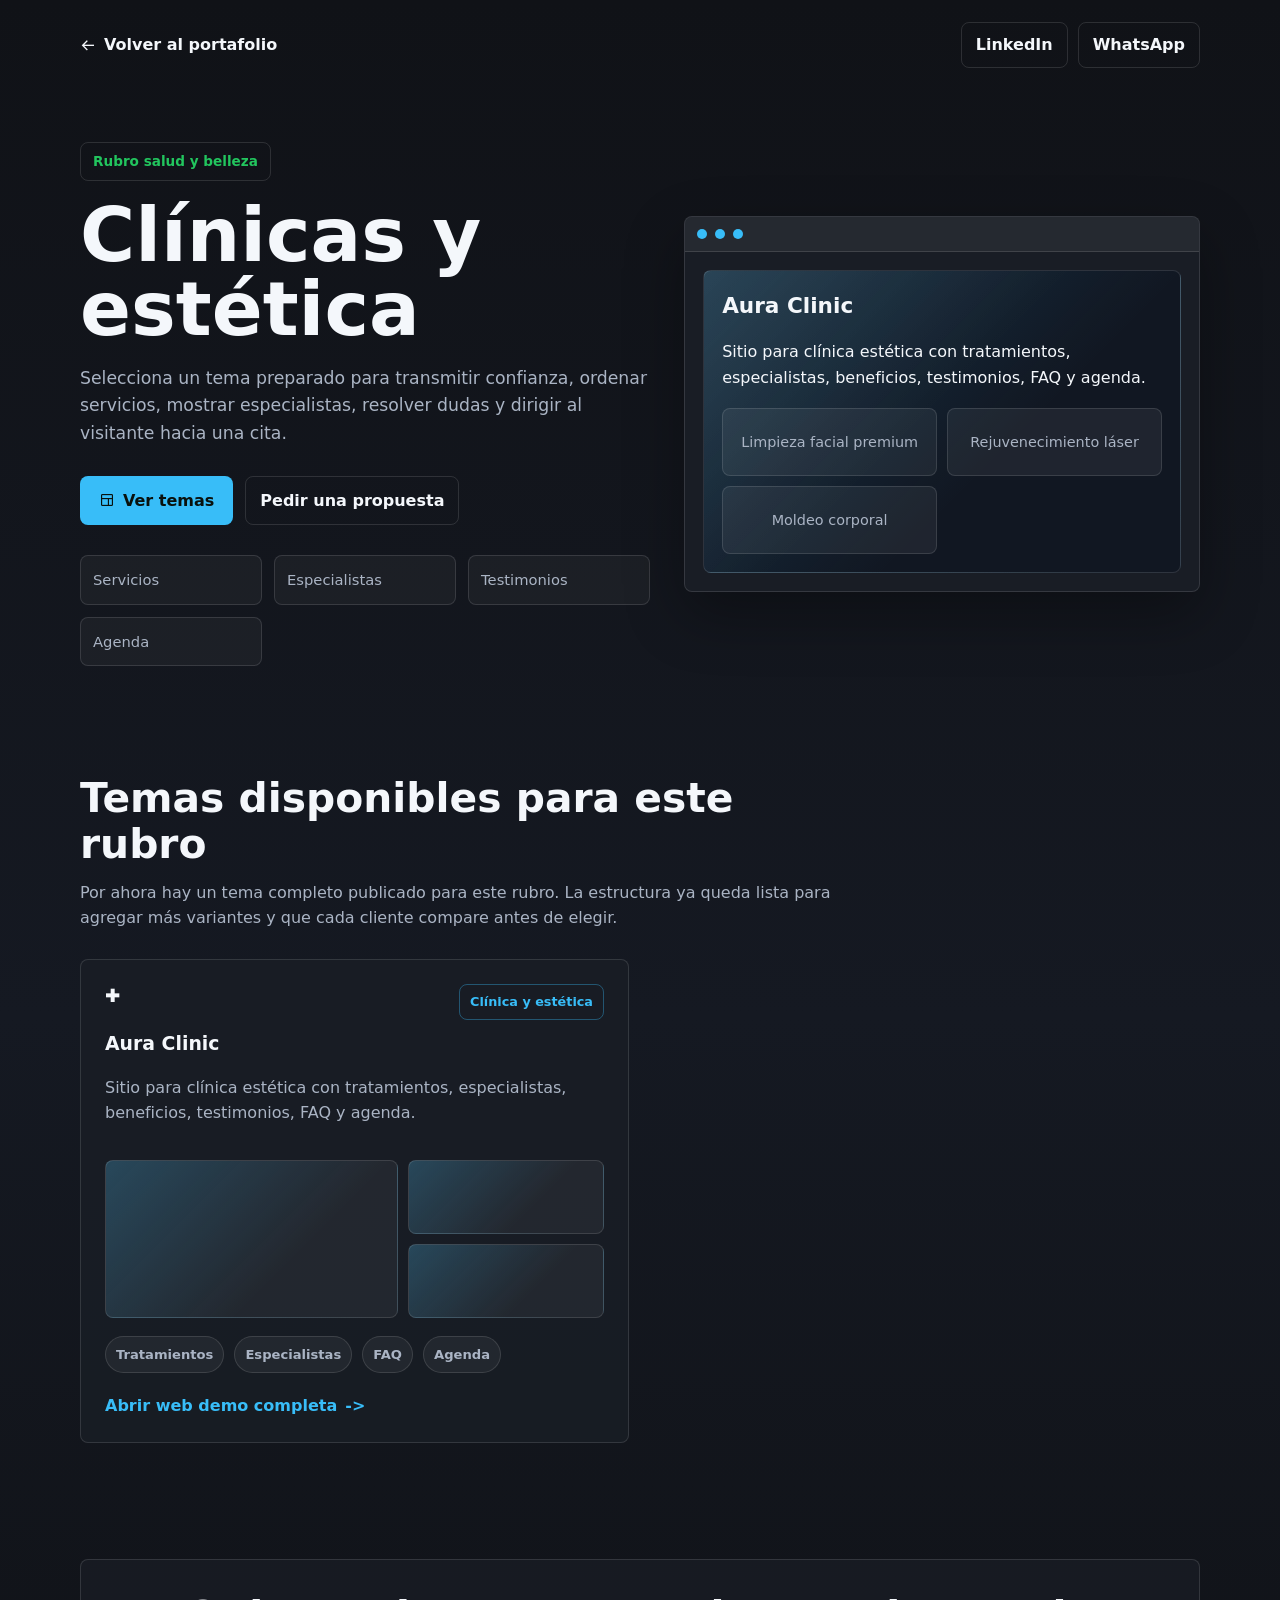
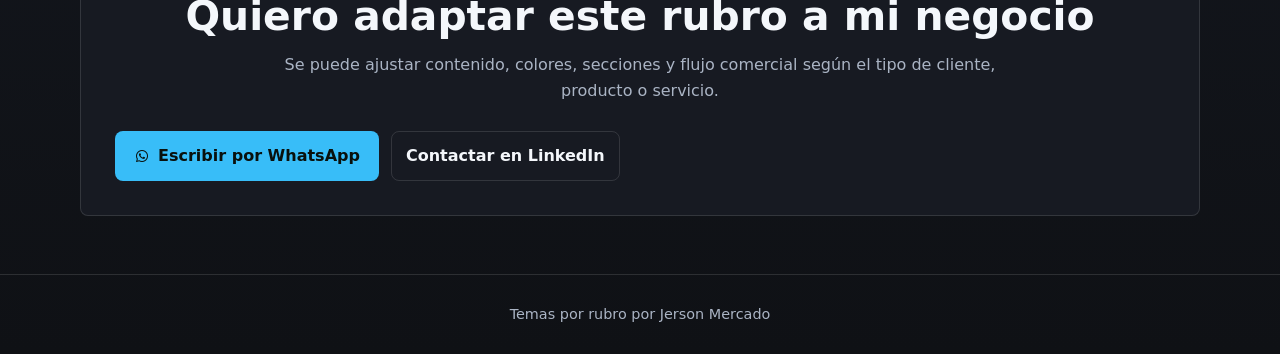
<file: temas/clinicas-estetica.html>
<!DOCTYPE html>
<html lang="es">
<head>
    <meta charset="UTF-8">
    <meta name="viewport" content="width=device-width, initial-scale=1.0">
    <title>Temas para cl&iacute;nicas y est&eacute;tica | Jerson Mercado</title>
    <meta name="description" content="Cat&aacute;logo de temas web para cl&iacute;nicas, centros est&eacute;ticos, consultorios y bienestar.">
    <link rel="stylesheet" href="tema.css">
    <link href="https://unpkg.com/boxicons@2.1.4/css/boxicons.min.css" rel="stylesheet">
    <script src="catalogo.js" defer></script>
</head>
<body class="catalog-page" data-rubro="clinicas-estetica">
    <div class="theme-shell">
        <nav class="theme-nav" aria-label="Navegaci&oacute;n del rubro">
            <a class="brand-link" href="../index.html#temas"><i class="bx bx-arrow-back" aria-hidden="true"></i> Volver al portafolio</a>
            <div class="nav-actions">
                <a href="https://www.linkedin.com/in/jersonmc3107/" target="_blank" rel="noopener noreferrer">LinkedIn</a>
                <a href="https://wa.me/51947317024?text=Hola%20Jerson%2C%20quiero%20un%20tema%20para%20clinica%20o%20estetica." target="_blank" rel="noopener noreferrer">WhatsApp</a>
            </div>
        </nav>
        <main id="rubro-root"></main>
    </div>
    <footer class="footer">Temas por rubro por Jerson Mercado</footer>
</body>
</html>
</file>
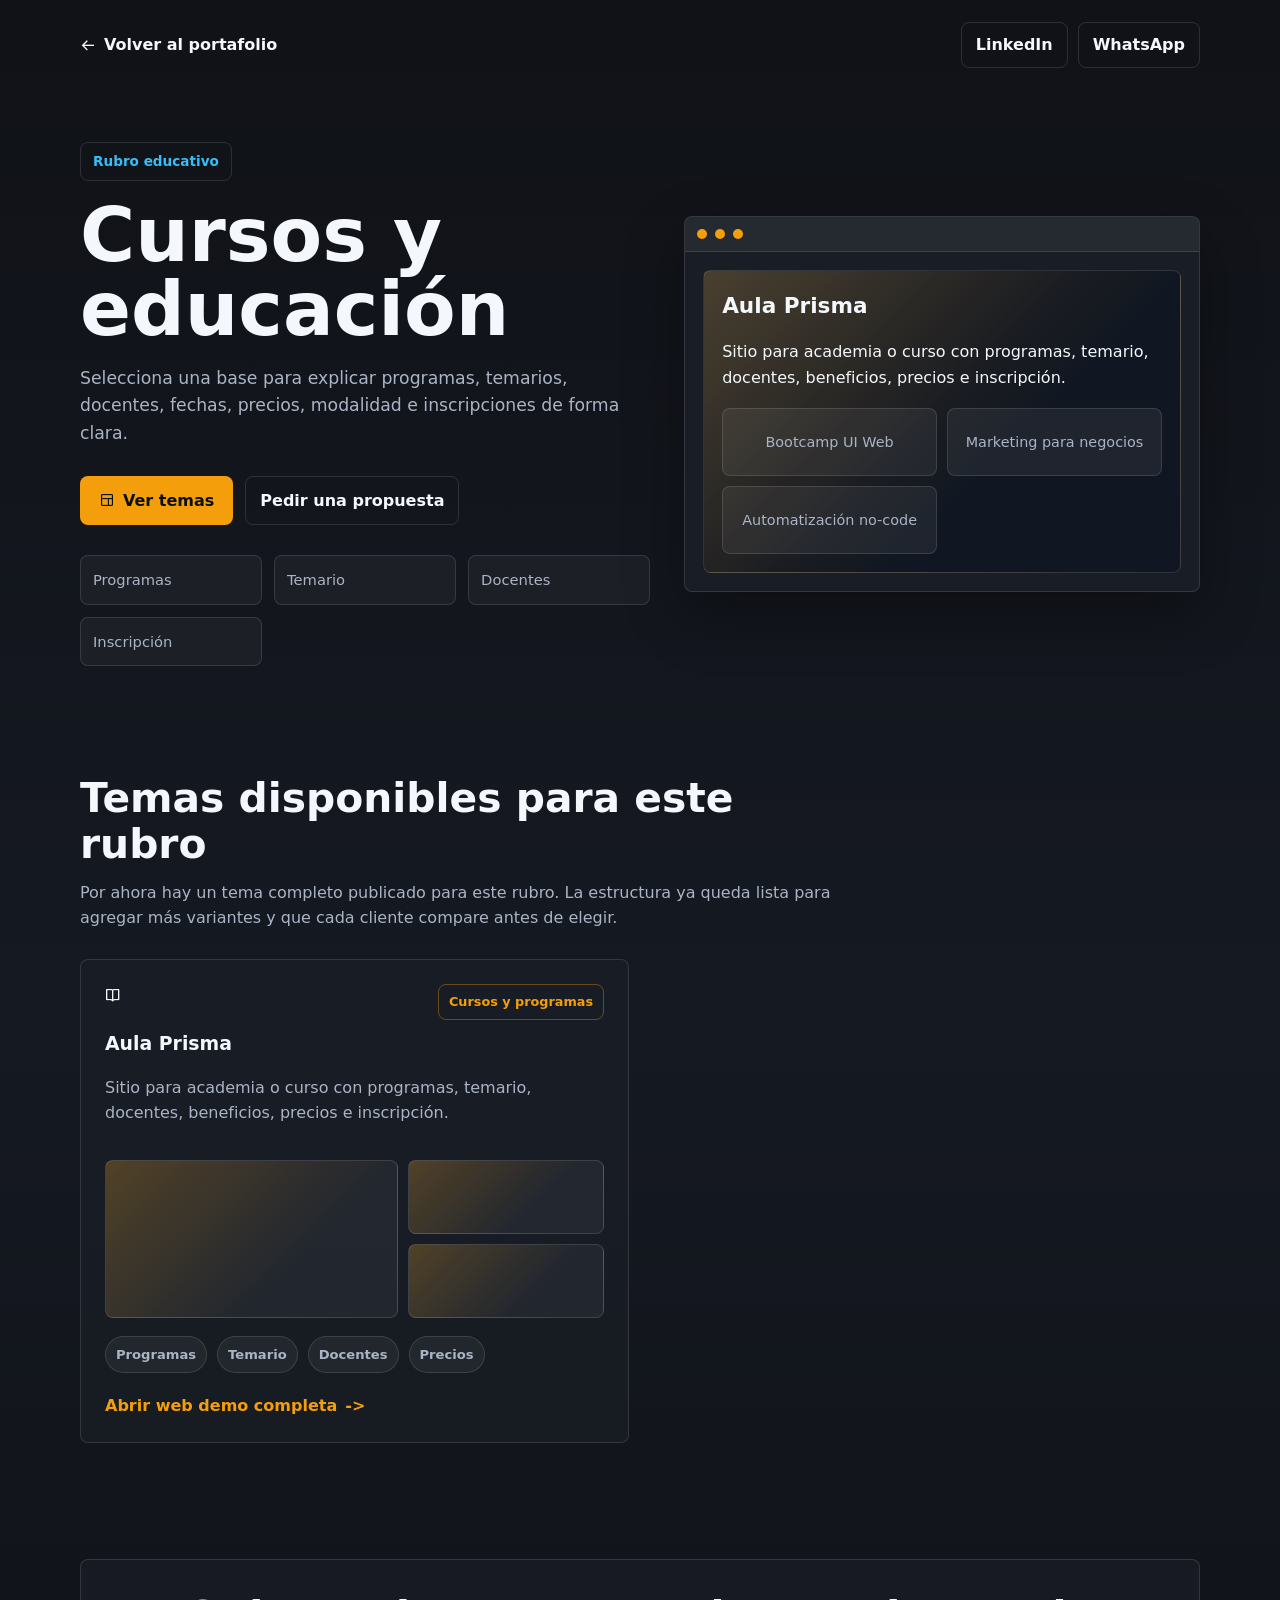
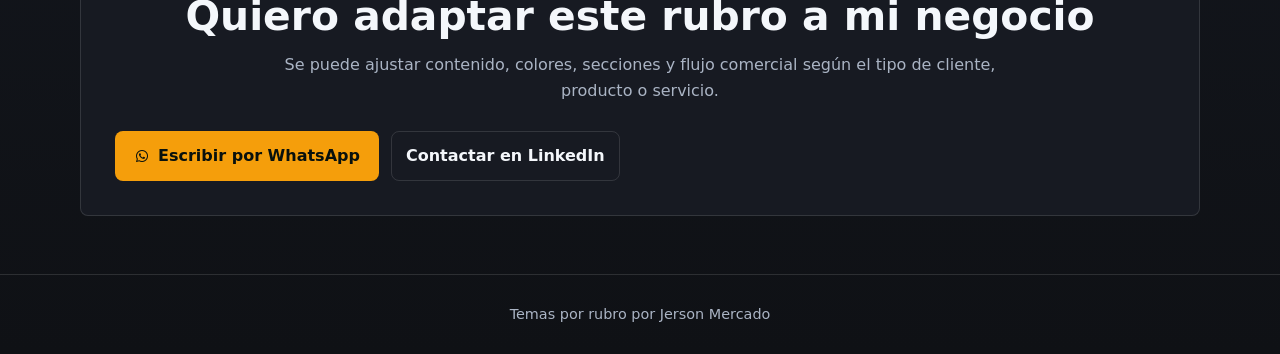
<file: temas/cursos-educacion.html>
<!DOCTYPE html>
<html lang="es">
<head>
    <meta charset="UTF-8">
    <meta name="viewport" content="width=device-width, initial-scale=1.0">
    <title>Temas para cursos y educaci&oacute;n | Jerson Mercado</title>
    <meta name="description" content="Cat&aacute;logo de temas web para cursos, academias, programas online y educaci&oacute;n.">
    <link rel="stylesheet" href="tema.css">
    <link href="https://unpkg.com/boxicons@2.1.4/css/boxicons.min.css" rel="stylesheet">
    <script src="catalogo.js" defer></script>
</head>
<body class="catalog-page" data-rubro="cursos-educacion">
    <div class="theme-shell">
        <nav class="theme-nav" aria-label="Navegaci&oacute;n del rubro">
            <a class="brand-link" href="../index.html#temas"><i class="bx bx-arrow-back" aria-hidden="true"></i> Volver al portafolio</a>
            <div class="nav-actions">
                <a href="https://www.linkedin.com/in/jersonmc3107/" target="_blank" rel="noopener noreferrer">LinkedIn</a>
                <a href="https://wa.me/51947317024?text=Hola%20Jerson%2C%20quiero%20un%20tema%20para%20cursos%20o%20educacion." target="_blank" rel="noopener noreferrer">WhatsApp</a>
            </div>
        </nav>
        <main id="rubro-root"></main>
    </div>
    <footer class="footer">Temas por rubro por Jerson Mercado</footer>
</body>
</html>
</file>
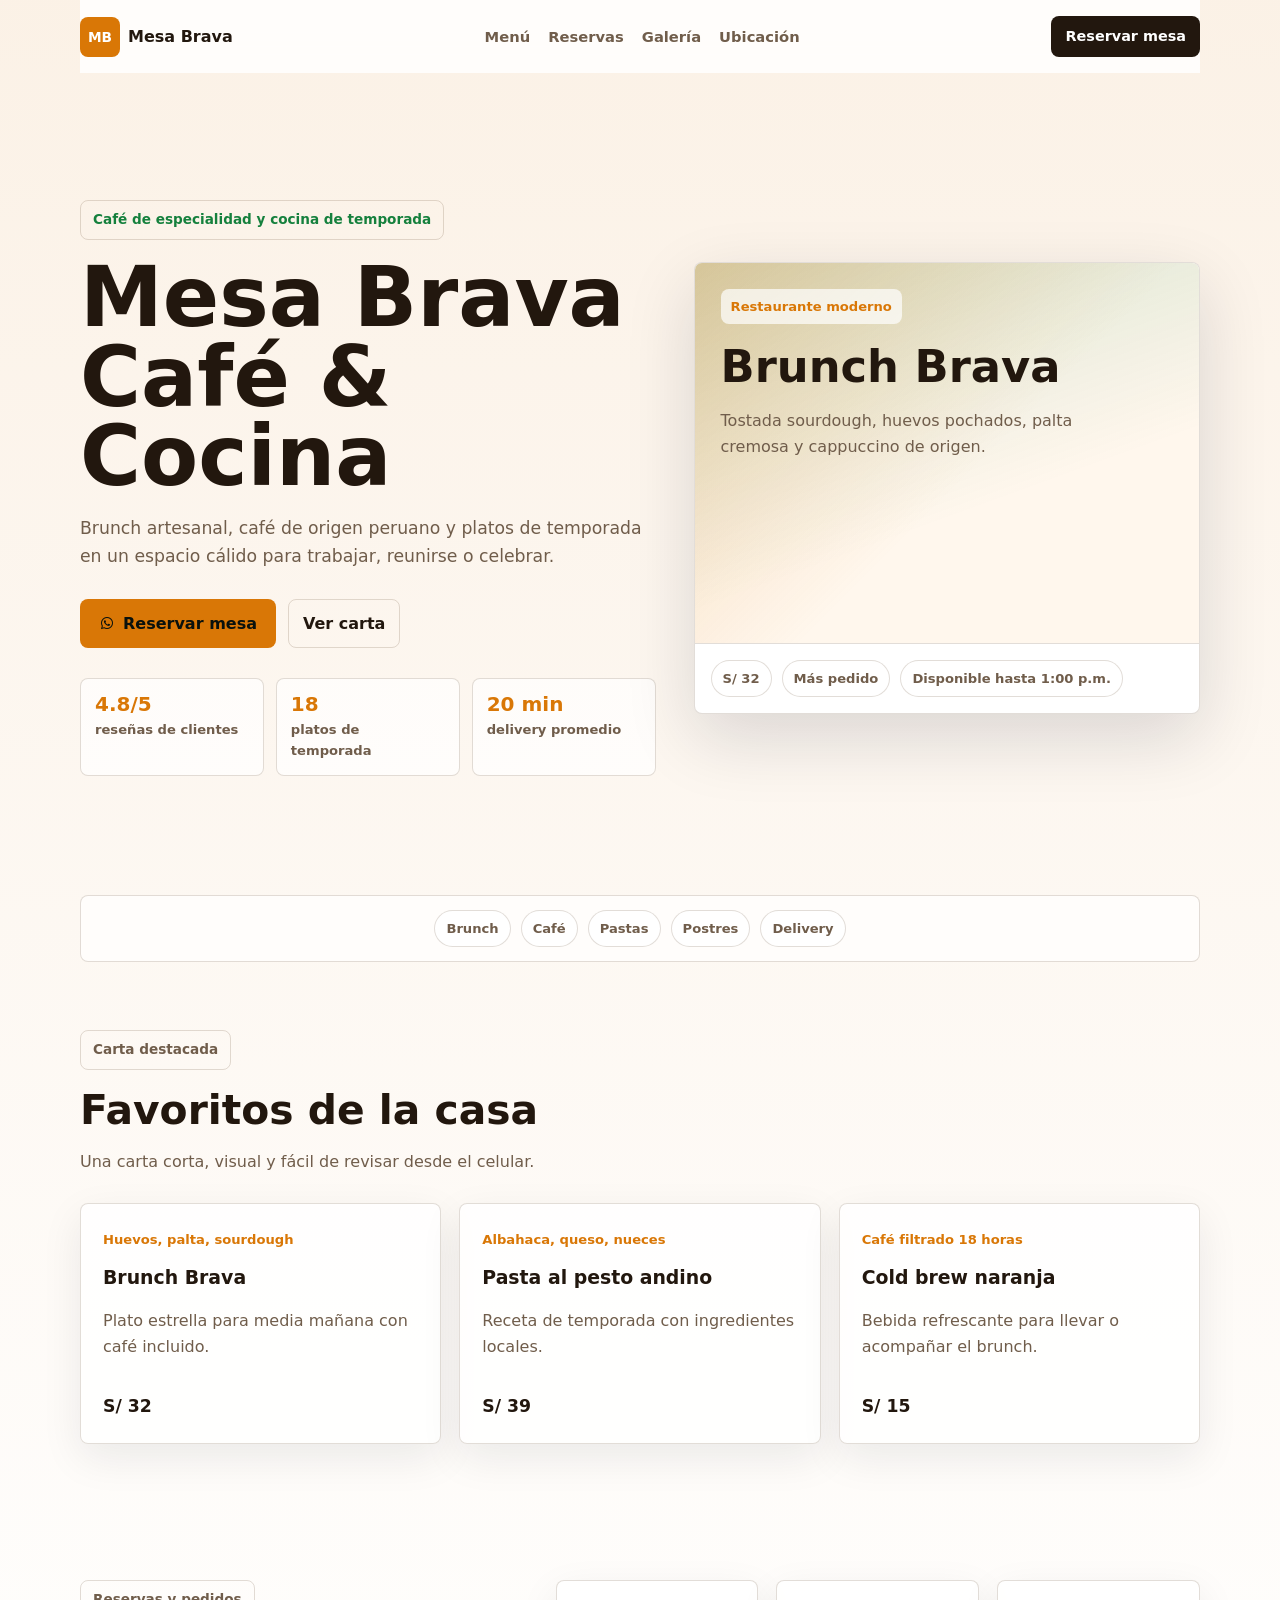
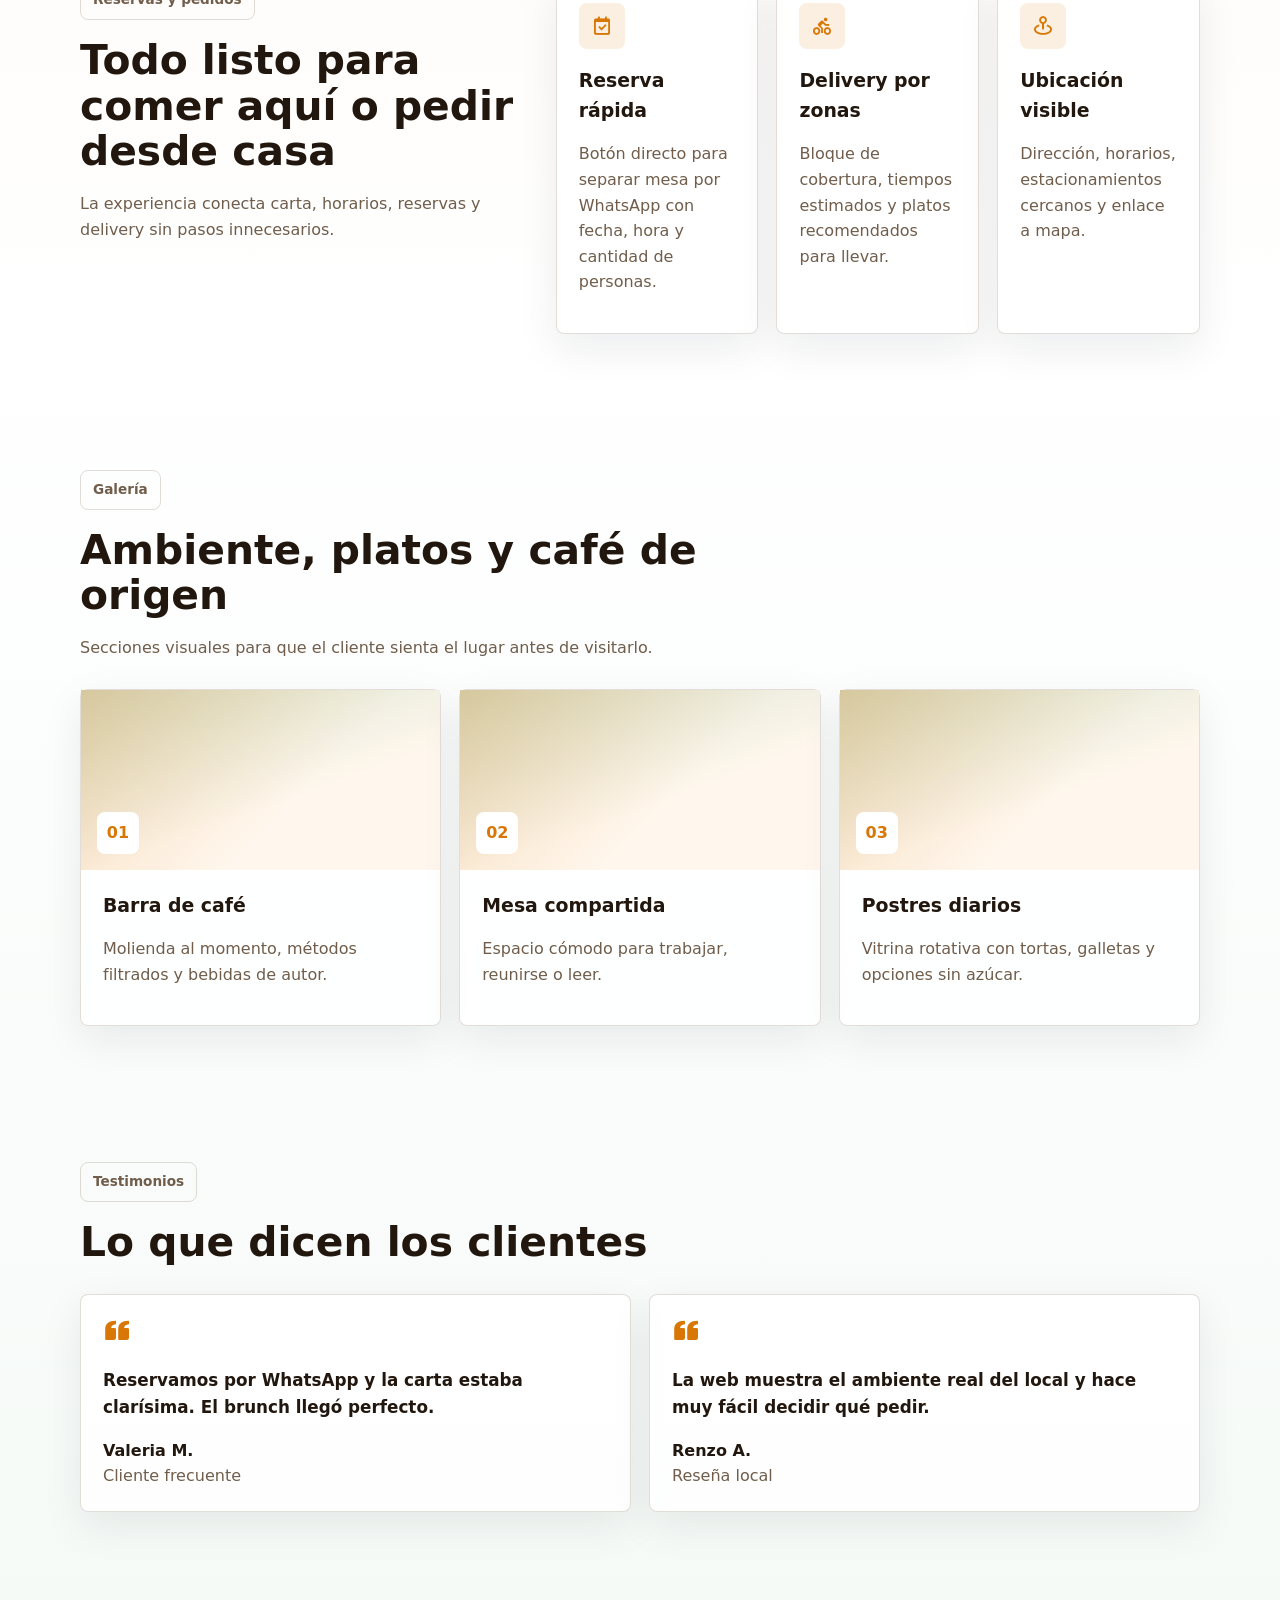
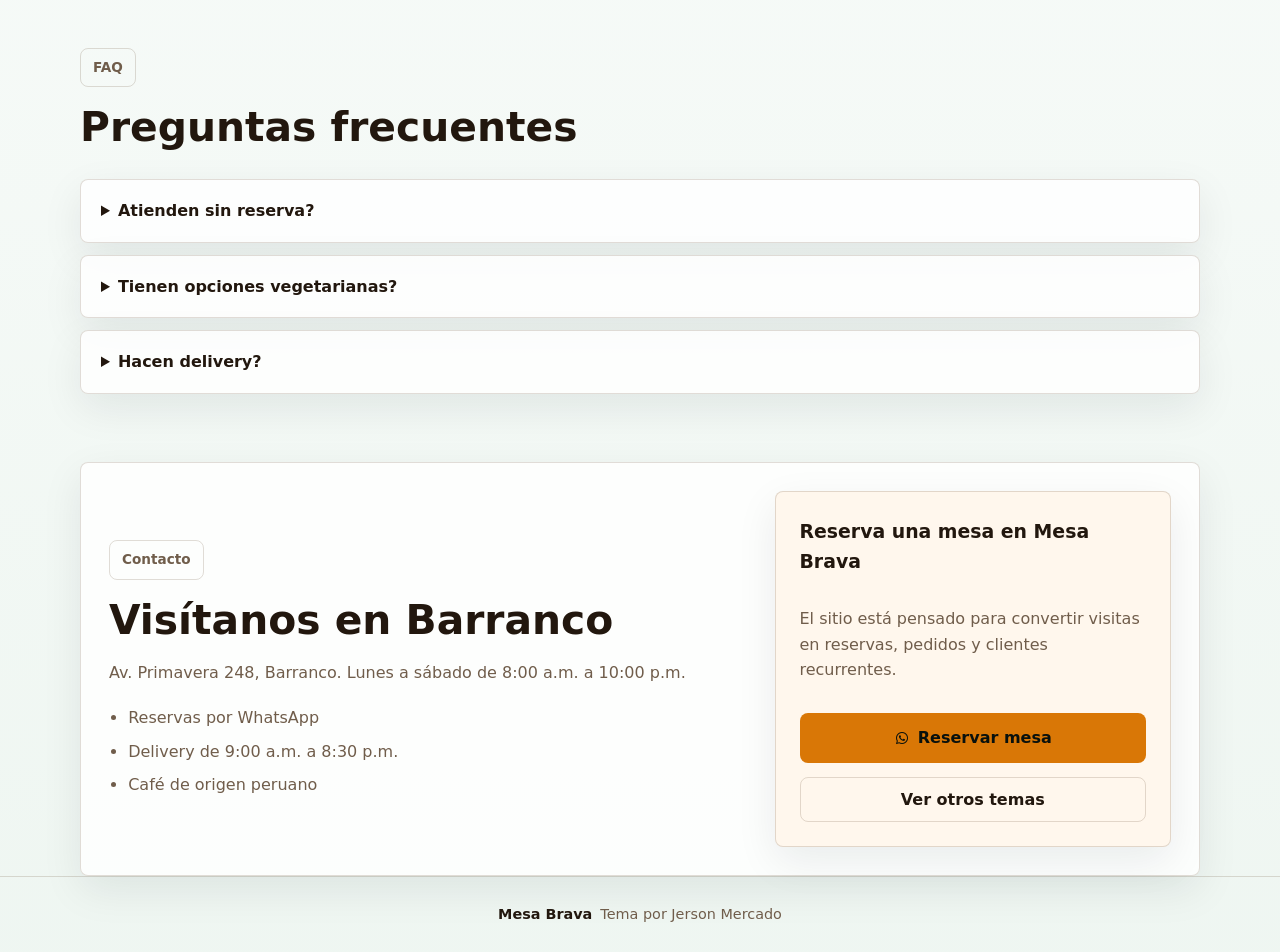
<file: temas/demo.html>
<!DOCTYPE html>
<html lang="es">
<head>
    <meta charset="UTF-8">
    <meta name="viewport" content="width=device-width, initial-scale=1.0">
    <title>Demo de tema web | Jerson Mercado</title>
    <meta name="description" content="Demo completa de tema web por rubro desarrollada por Jerson Mercado.">
    <link rel="stylesheet" href="tema.css">
    <link href="https://unpkg.com/boxicons@2.1.4/css/boxicons.min.css" rel="stylesheet">
    <script src="catalogo.js" defer></script>
</head>
<body class="demo-page">
    <div id="demo-root"></div>
</body>
</html>
</file>
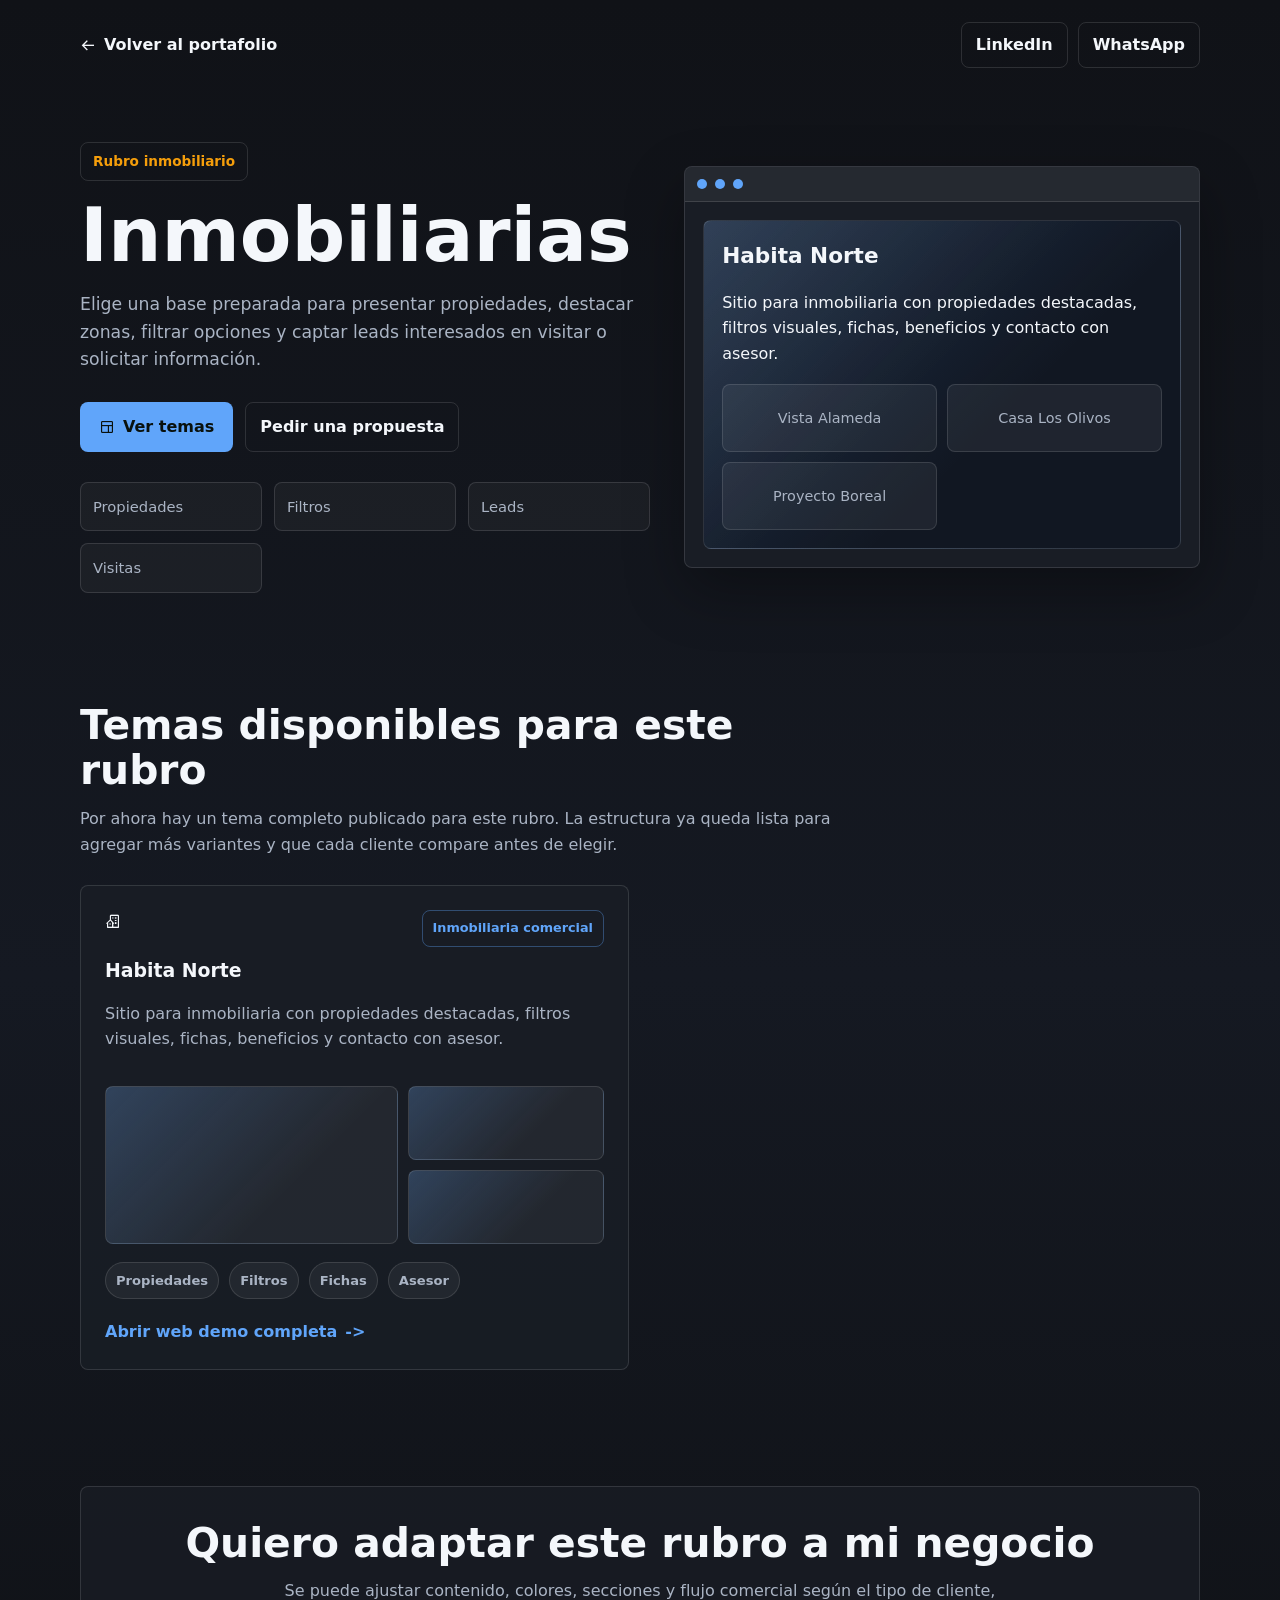
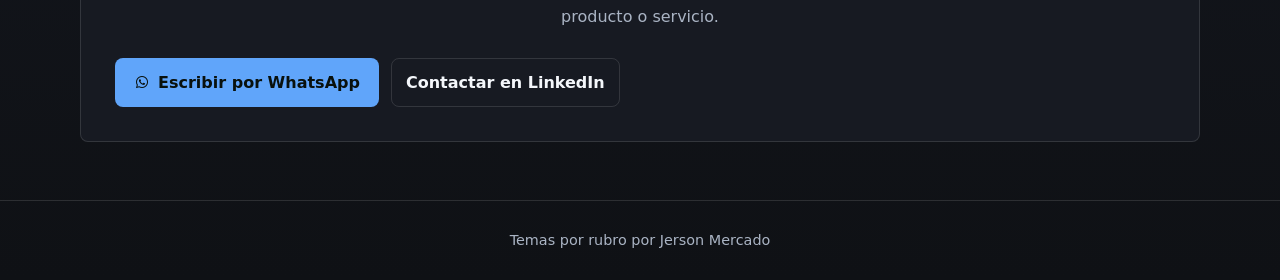
<file: temas/inmobiliarias.html>
<!DOCTYPE html>
<html lang="es">
<head>
    <meta charset="UTF-8">
    <meta name="viewport" content="width=device-width, initial-scale=1.0">
    <title>Temas para inmobiliarias | Jerson Mercado</title>
    <meta name="description" content="Cat&aacute;logo de temas web para inmobiliarias, agentes y proyectos de propiedades.">
    <link rel="stylesheet" href="tema.css">
    <link href="https://unpkg.com/boxicons@2.1.4/css/boxicons.min.css" rel="stylesheet">
    <script src="catalogo.js" defer></script>
</head>
<body class="catalog-page" data-rubro="inmobiliarias">
    <div class="theme-shell">
        <nav class="theme-nav" aria-label="Navegaci&oacute;n del rubro">
            <a class="brand-link" href="../index.html#temas"><i class="bx bx-arrow-back" aria-hidden="true"></i> Volver al portafolio</a>
            <div class="nav-actions">
                <a href="https://www.linkedin.com/in/jersonmc3107/" target="_blank" rel="noopener noreferrer">LinkedIn</a>
                <a href="https://wa.me/51947317024?text=Hola%20Jerson%2C%20quiero%20un%20tema%20para%20inmobiliaria." target="_blank" rel="noopener noreferrer">WhatsApp</a>
            </div>
        </nav>
        <main id="rubro-root"></main>
    </div>
    <footer class="footer">Temas por rubro por Jerson Mercado</footer>
</body>
</html>
</file>
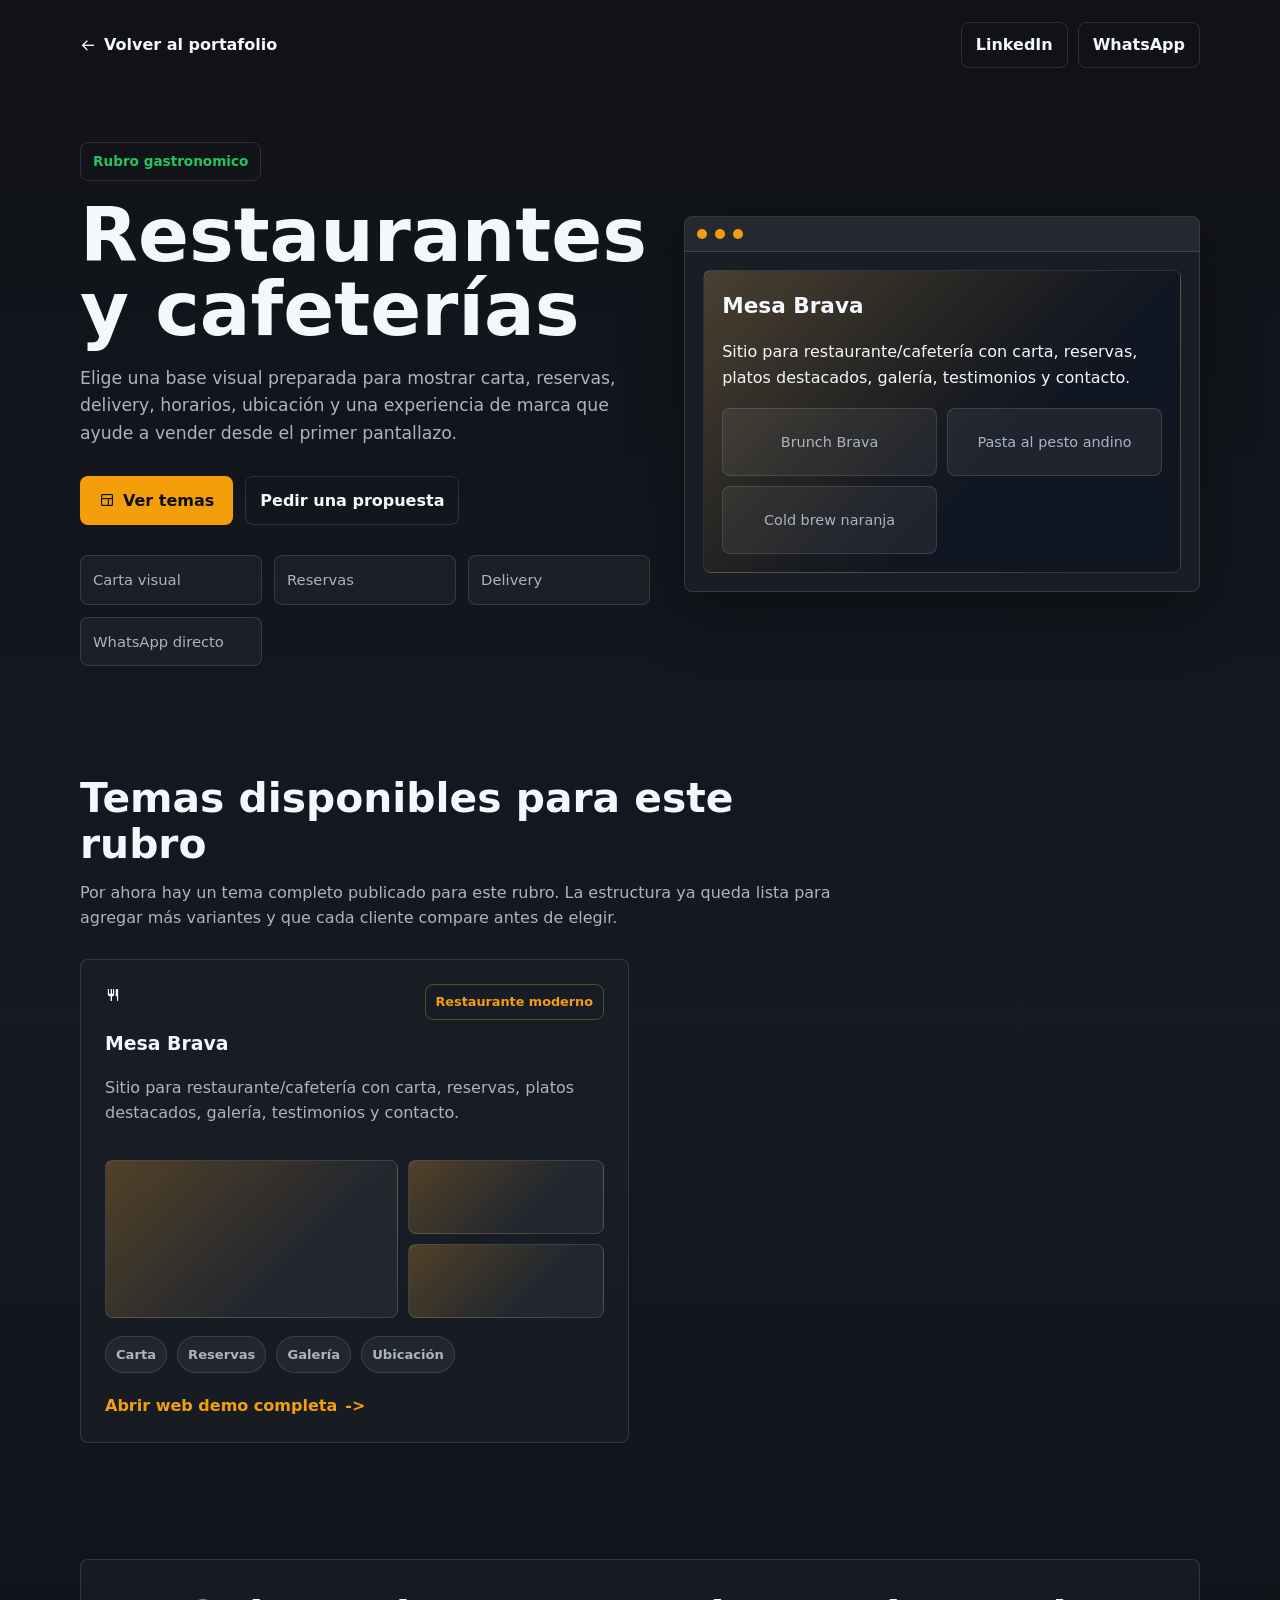
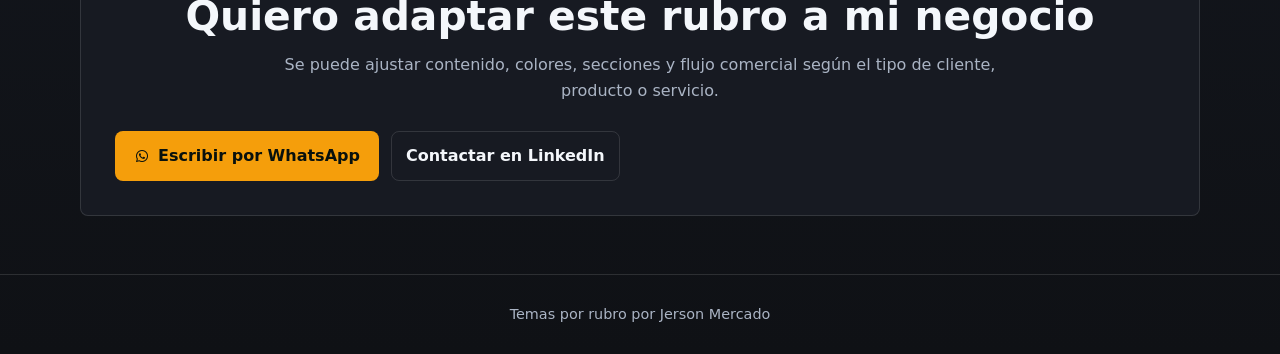
<file: temas/restaurantes-cafeterias.html>
<!DOCTYPE html>
<html lang="es">
<head>
    <meta charset="UTF-8">
    <meta name="viewport" content="width=device-width, initial-scale=1.0">
    <title>Temas para restaurantes y cafeter&iacute;as | Jerson Mercado</title>
    <meta name="description" content="Cat&aacute;logo de temas web para restaurantes, cafeter&iacute;as y negocios gastron&oacute;micos.">
    <link rel="stylesheet" href="tema.css">
    <link href="https://unpkg.com/boxicons@2.1.4/css/boxicons.min.css" rel="stylesheet">
    <script src="catalogo.js" defer></script>
</head>
<body class="catalog-page" data-rubro="restaurantes-cafeterias">
    <div class="theme-shell">
        <nav class="theme-nav" aria-label="Navegaci&oacute;n del rubro">
            <a class="brand-link" href="../index.html#temas"><i class="bx bx-arrow-back" aria-hidden="true"></i> Volver al portafolio</a>
            <div class="nav-actions">
                <a href="https://www.linkedin.com/in/jersonmc3107/" target="_blank" rel="noopener noreferrer">LinkedIn</a>
                <a href="https://wa.me/51947317024?text=Hola%20Jerson%2C%20quiero%20un%20tema%20para%20restaurante%20o%20cafeteria." target="_blank" rel="noopener noreferrer">WhatsApp</a>
            </div>
        </nav>
        <main id="rubro-root"></main>
    </div>
    <footer class="footer">Temas por rubro por Jerson Mercado</footer>
</body>
</html>
</file>
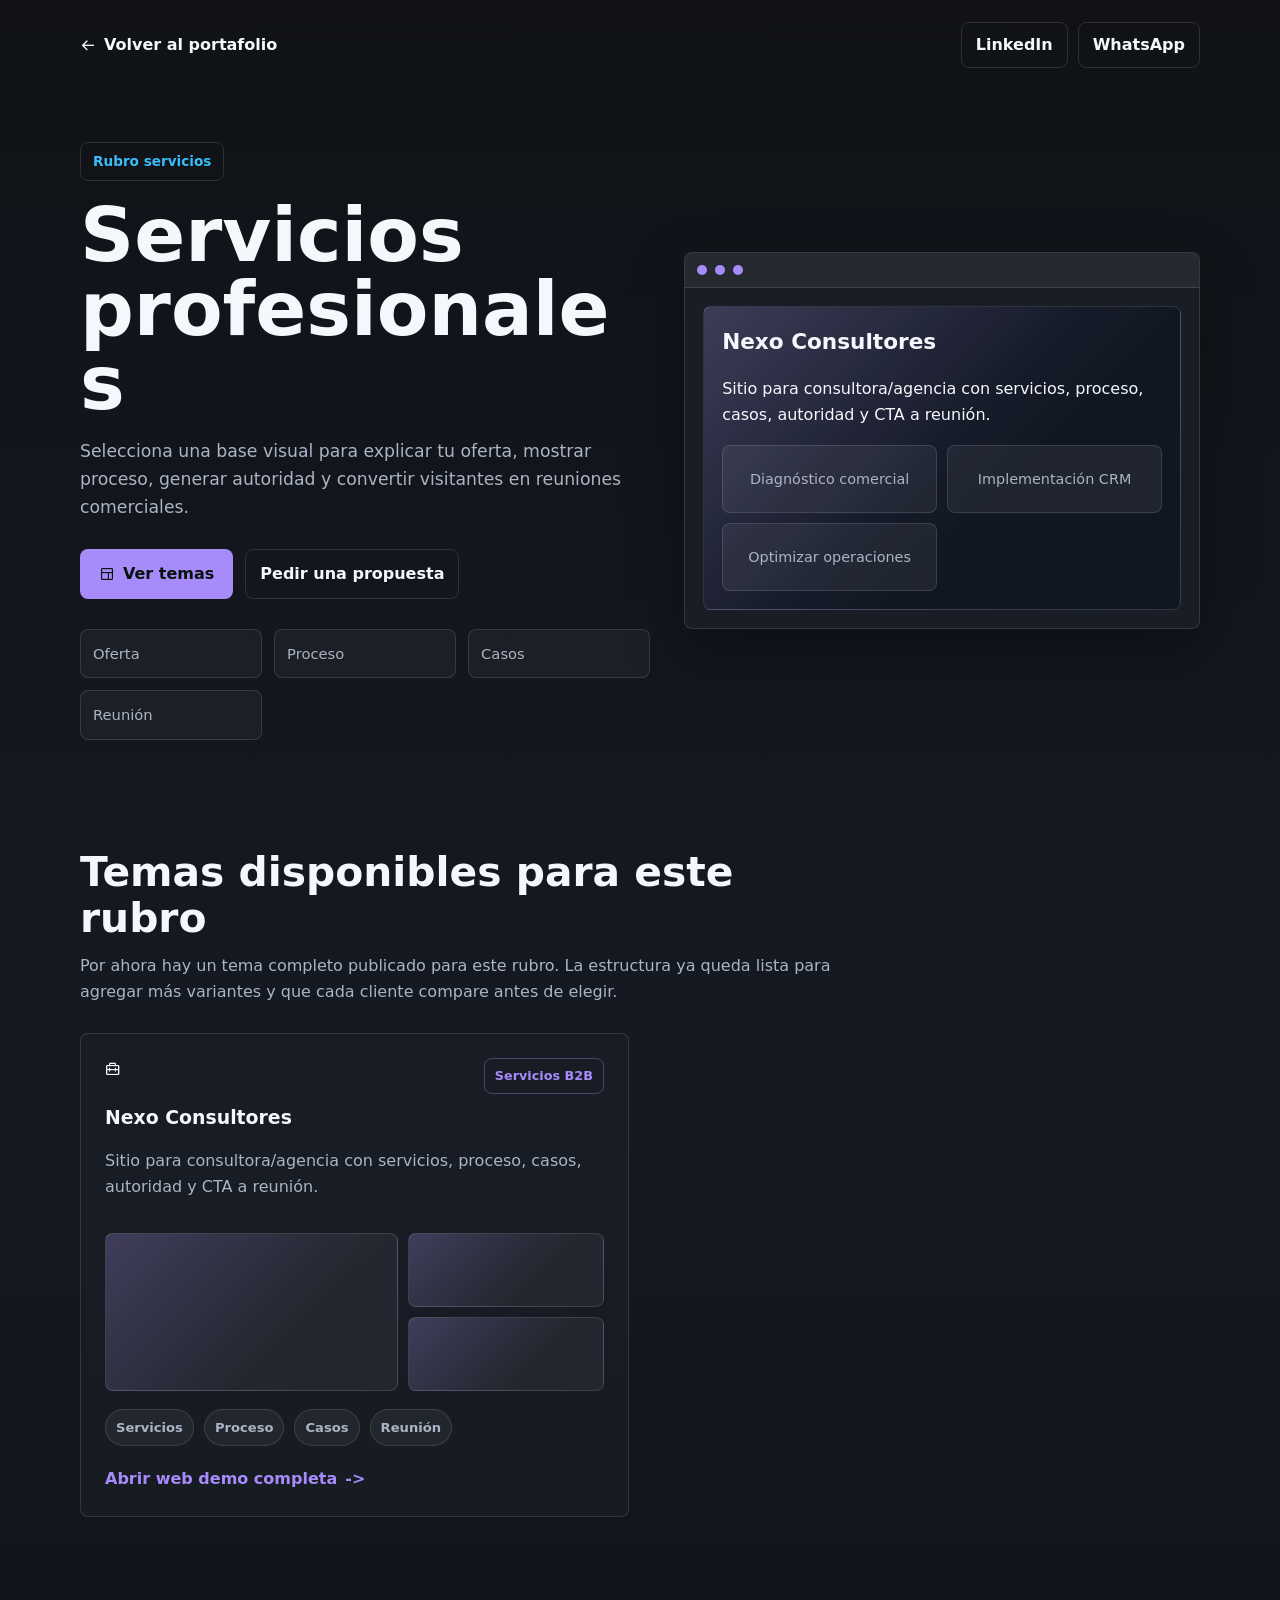
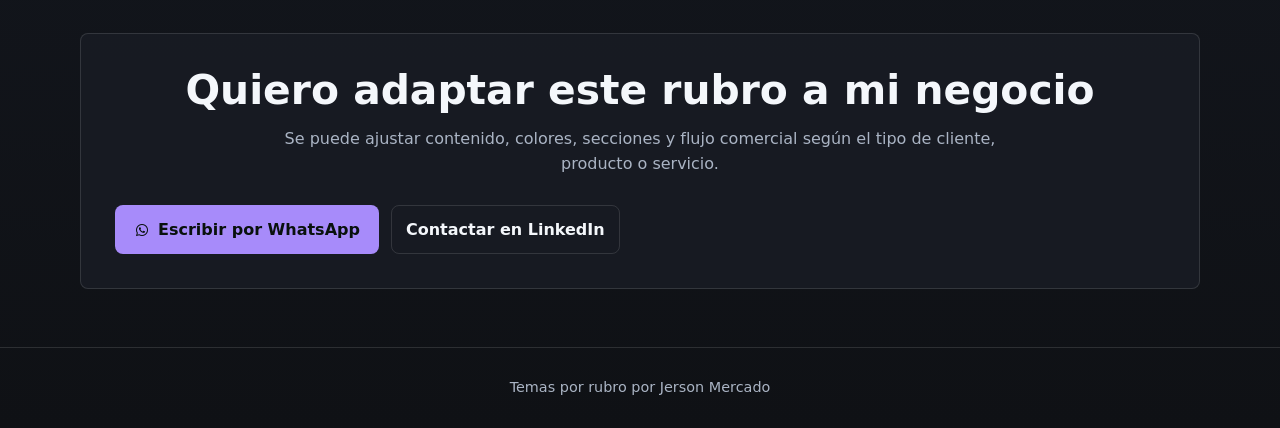
<file: temas/servicios-profesionales.html>
<!DOCTYPE html>
<html lang="es">
<head>
    <meta charset="UTF-8">
    <meta name="viewport" content="width=device-width, initial-scale=1.0">
    <title>Temas para servicios profesionales | Jerson Mercado</title>
    <meta name="description" content="Cat&aacute;logo de temas web para consultores, estudios, agencias y servicios profesionales.">
    <link rel="stylesheet" href="tema.css">
    <link href="https://unpkg.com/boxicons@2.1.4/css/boxicons.min.css" rel="stylesheet">
    <script src="catalogo.js" defer></script>
</head>
<body class="catalog-page" data-rubro="servicios-profesionales">
    <div class="theme-shell">
        <nav class="theme-nav" aria-label="Navegaci&oacute;n del rubro">
            <a class="brand-link" href="../index.html#temas"><i class="bx bx-arrow-back" aria-hidden="true"></i> Volver al portafolio</a>
            <div class="nav-actions">
                <a href="https://www.linkedin.com/in/jersonmc3107/" target="_blank" rel="noopener noreferrer">LinkedIn</a>
                <a href="https://wa.me/51947317024?text=Hola%20Jerson%2C%20quiero%20un%20tema%20para%20servicios%20profesionales." target="_blank" rel="noopener noreferrer">WhatsApp</a>
            </div>
        </nav>
        <main id="rubro-root"></main>
    </div>
    <footer class="footer">Temas por rubro por Jerson Mercado</footer>
</body>
</html>
</file>
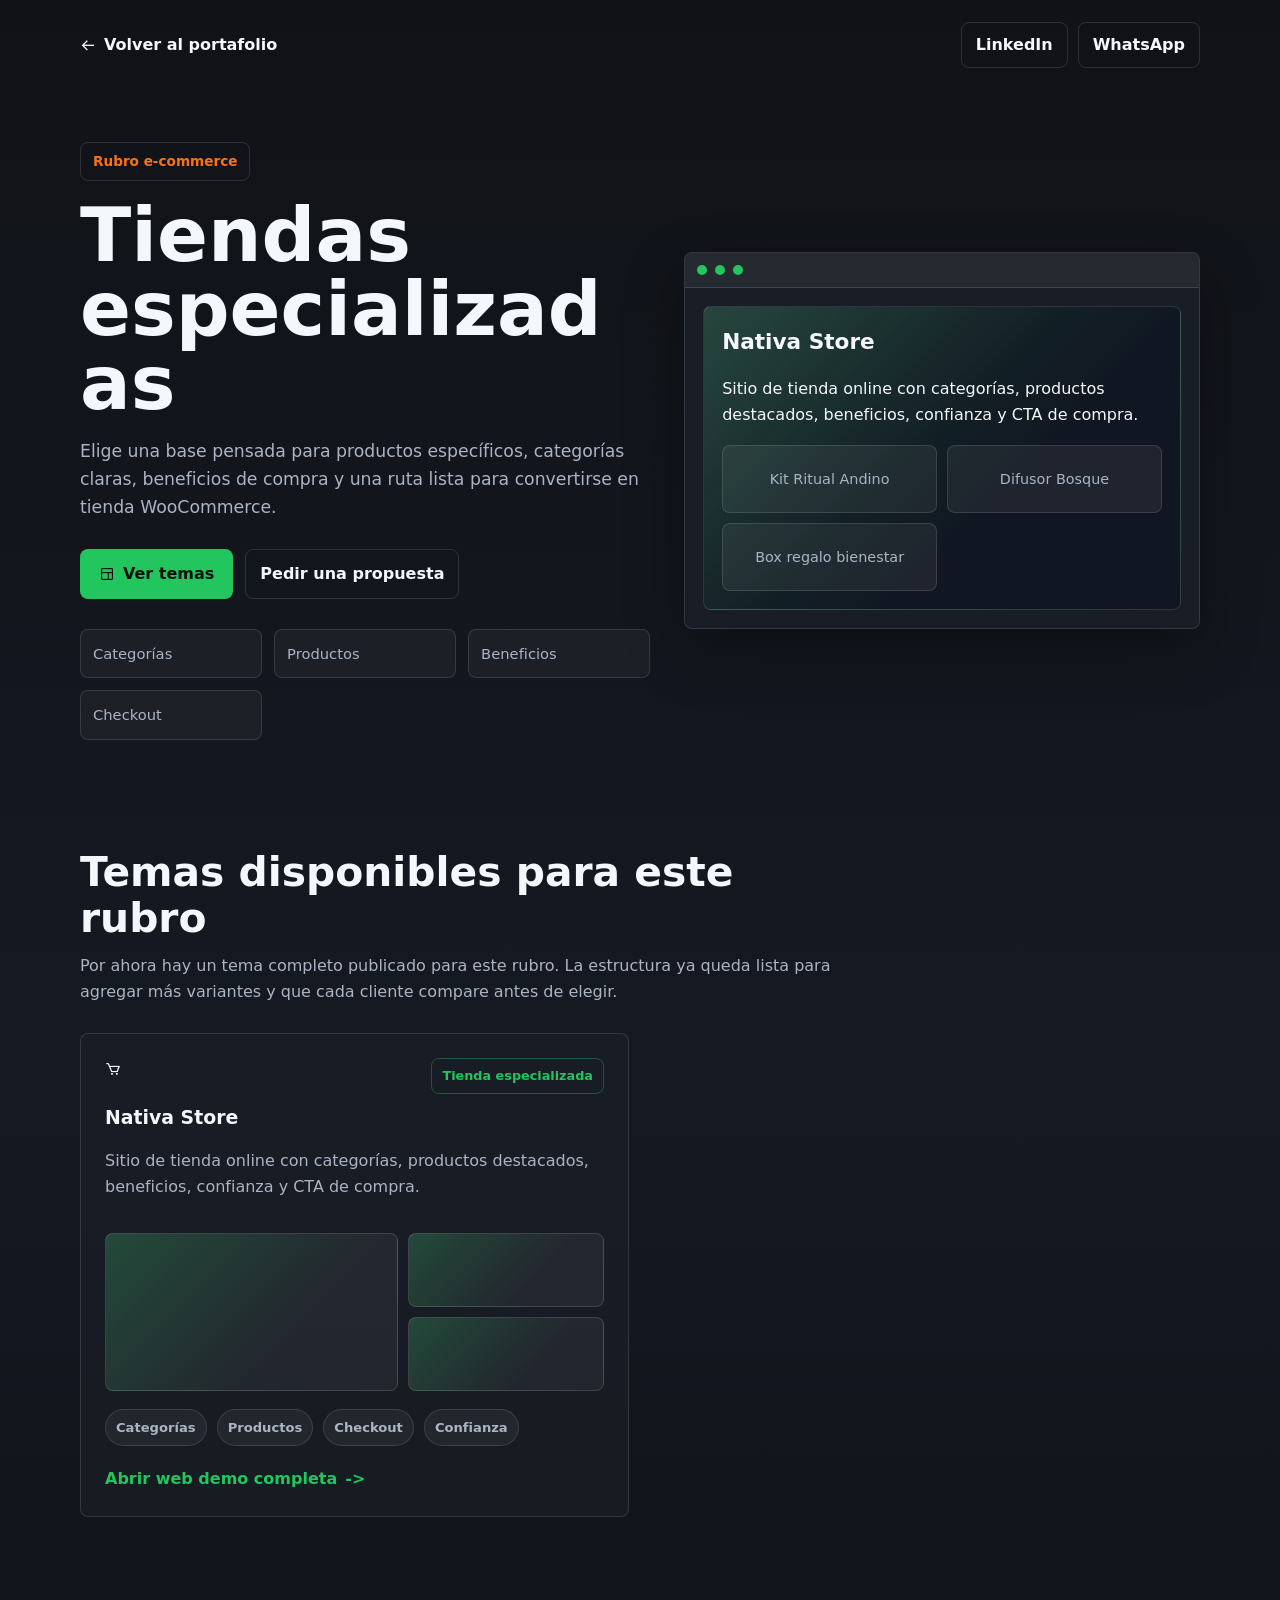
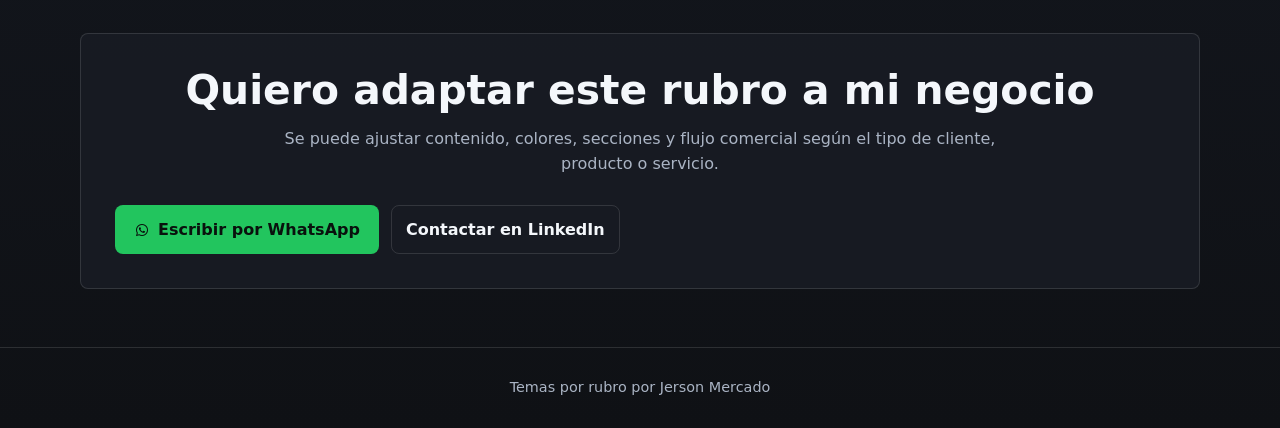
<file: temas/tiendas-especializadas.html>
<!DOCTYPE html>
<html lang="es">
<head>
    <meta charset="UTF-8">
    <meta name="viewport" content="width=device-width, initial-scale=1.0">
    <title>Temas para tiendas especializadas | Jerson Mercado</title>
    <meta name="description" content="Cat&aacute;logo de temas web para tiendas especializadas, cat&aacute;logos y e-commerce.">
    <link rel="stylesheet" href="tema.css">
    <link href="https://unpkg.com/boxicons@2.1.4/css/boxicons.min.css" rel="stylesheet">
    <script src="catalogo.js" defer></script>
</head>
<body class="catalog-page" data-rubro="tiendas-especializadas">
    <div class="theme-shell">
        <nav class="theme-nav" aria-label="Navegaci&oacute;n del rubro">
            <a class="brand-link" href="../index.html#temas"><i class="bx bx-arrow-back" aria-hidden="true"></i> Volver al portafolio</a>
            <div class="nav-actions">
                <a href="https://www.linkedin.com/in/jersonmc3107/" target="_blank" rel="noopener noreferrer">LinkedIn</a>
                <a href="https://wa.me/51947317024?text=Hola%20Jerson%2C%20quiero%20un%20tema%20para%20tienda%20especializada." target="_blank" rel="noopener noreferrer">WhatsApp</a>
            </div>
        </nav>
        <main id="rubro-root"></main>
    </div>
    <footer class="footer">Temas por rubro por Jerson Mercado</footer>
</body>
</html>
</file>
<file: temas/tema.css>
:root {
    --bg: #101217;
    --panel: #191d25;
    --panel-strong: #202633;
    --text: #f4f7fb;
    --muted: #aab4c4;
    --line: rgba(255, 255, 255, 0.12);
    --accent: #22c55e;
    --accent-2: #38bdf8;
    --accent-3: #f59e0b;
    --max: 1120px;
}

*,
*::before,
*::after {
    box-sizing: border-box;
}

html {
    scroll-behavior: smooth;
}

body {
    min-height: 100vh;
    margin: 0;
    background: linear-gradient(180deg, var(--bg), #151922 52%, #0f1115);
    color: var(--text);
    font-family: Inter, system-ui, -apple-system, BlinkMacSystemFont, "Segoe UI", sans-serif;
    line-height: 1.6;
}

body.restaurant {
    --accent: #f59e0b;
    --accent-2: #22c55e;
}

body.clinic {
    --accent: #38bdf8;
    --accent-2: #22c55e;
}

body.realestate {
    --accent: #60a5fa;
    --accent-2: #f59e0b;
}

body.services {
    --accent: #a78bfa;
    --accent-2: #38bdf8;
}

body.store {
    --accent: #22c55e;
    --accent-2: #f97316;
}

body.education {
    --accent: #f59e0b;
    --accent-2: #38bdf8;
}

body.demo-page {
    --text: #162018;
    --muted: #5c6770;
    --line: rgba(20, 30, 24, 0.13);
    --panel: #ffffff;
    --panel-strong: #f5f7f4;
    background:
        linear-gradient(180deg, color-mix(in srgb, var(--accent) 10%, white) 0%, #ffffff 46%, color-mix(in srgb, var(--accent-2) 7%, white) 100%);
    color: var(--text);
}

body.demo-page.restaurant {
    --text: #22170e;
    --muted: #705d4b;
    --line: rgba(77, 48, 17, 0.16);
    --accent: #d97706;
    --accent-2: #15803d;
    --panel-strong: #fff7ed;
}

body.demo-page.clinic {
    --text: #10222a;
    --muted: #526b76;
    --line: rgba(15, 91, 115, 0.16);
    --accent: #0891b2;
    --accent-2: #16a34a;
    --panel-strong: #eefbff;
}

body.demo-page.realestate {
    --text: #111827;
    --muted: #5b6471;
    --line: rgba(30, 64, 175, 0.15);
    --accent: #2563eb;
    --accent-2: #b45309;
    --panel-strong: #eff6ff;
}

body.demo-page.services {
    --text: #171321;
    --muted: #655f72;
    --line: rgba(91, 33, 182, 0.15);
    --accent: #7c3aed;
    --accent-2: #0f766e;
    --panel-strong: #f5f3ff;
}

body.demo-page.store {
    --text: #102018;
    --muted: #52665b;
    --line: rgba(21, 128, 61, 0.15);
    --accent: #16a34a;
    --accent-2: #c2410c;
    --panel-strong: #f0fdf4;
}

body.demo-page.education {
    --text: #1e1a12;
    --muted: #695f4e;
    --line: rgba(180, 83, 9, 0.16);
    --accent: #d97706;
    --accent-2: #0369a1;
    --panel-strong: #fffbeb;
}

a {
    color: inherit;
}

.theme-shell {
    width: min(100% - 32px, var(--max));
    margin: 0 auto;
}

.theme-nav {
    display: flex;
    align-items: center;
    justify-content: space-between;
    gap: 18px;
    padding: 22px 0;
}

.brand-link,
.nav-actions a,
.theme-button {
    display: inline-flex;
    align-items: center;
    justify-content: center;
    gap: 8px;
    min-height: 42px;
    border-radius: 8px;
    font-weight: 800;
    text-decoration: none;
}

.brand-link {
    color: var(--text);
    font-size: 1rem;
}

.nav-actions {
    display: flex;
    gap: 10px;
    flex-wrap: wrap;
}

.nav-actions a,
.theme-button.secondary {
    border: 1px solid var(--line);
    padding: 9px 14px;
    color: var(--text);
}

.theme-button.primary {
    border: 1px solid transparent;
    padding: 11px 18px;
    background: var(--accent);
    color: #09110d;
}

.theme-button.secondary:hover,
.nav-actions a:hover {
    border-color: var(--accent-2);
    color: var(--accent-2);
}

.theme-hero {
    display: grid;
    grid-template-columns: minmax(0, 1.05fr) minmax(320px, 0.95fr);
    gap: 34px;
    align-items: center;
    padding: 52px 0 34px;
}

.kicker {
    display: inline-flex;
    margin: 0 0 18px;
    padding: 8px 12px;
    border: 1px solid var(--line);
    border-radius: 8px;
    color: var(--accent-2);
    font-size: 0.85rem;
    font-weight: 800;
}

h1,
h2,
h3,
p {
    overflow-wrap: anywhere;
}

h1 {
    margin: 0 0 18px;
    font-size: clamp(2.45rem, 6vw, 4.7rem);
    line-height: 0.98;
}

h2 {
    margin: 0 0 12px;
    font-size: clamp(1.8rem, 4vw, 2.55rem);
    line-height: 1.12;
}

h3 {
    margin: 0;
    font-size: 1.18rem;
}

.lead {
    max-width: 700px;
    margin: 0;
    color: var(--muted);
    font-size: 1.08rem;
}

.theme-actions {
    display: flex;
    gap: 12px;
    flex-wrap: wrap;
    margin-top: 28px;
}

.theme-proof {
    display: grid;
    grid-template-columns: repeat(3, minmax(0, 1fr));
    gap: 12px;
    margin-top: 30px;
}

.theme-proof span {
    border: 1px solid var(--line);
    border-radius: 8px;
    padding: 12px;
    background: rgba(255, 255, 255, 0.04);
    color: var(--muted);
    font-size: 0.92rem;
}

.preview {
    overflow: hidden;
    border: 1px solid var(--line);
    border-radius: 8px;
    background: var(--panel);
    box-shadow: 0 22px 60px rgba(0, 0, 0, 0.32);
}

.preview-top {
    display: flex;
    align-items: center;
    gap: 8px;
    border-bottom: 1px solid var(--line);
    padding: 12px;
    background: rgba(255, 255, 255, 0.05);
}

.preview-dot {
    width: 10px;
    height: 10px;
    border-radius: 50%;
    background: var(--accent);
}

.preview-body {
    display: grid;
    gap: 16px;
    padding: 18px;
}

.visual-panel {
    min-height: 220px;
    border: 1px solid var(--line);
    border-radius: 8px;
    padding: 18px;
    background:
        linear-gradient(135deg, rgba(255, 255, 255, 0.08), transparent 48%),
        linear-gradient(135deg, color-mix(in srgb, var(--accent) 18%, transparent), transparent 62%),
        #111722;
}

.visual-panel h3 {
    margin-bottom: 10px;
    font-size: 1.35rem;
}

.visual-grid {
    display: grid;
    grid-template-columns: repeat(2, minmax(0, 1fr));
    gap: 10px;
    margin-top: 18px;
}

.visual-grid span {
    min-height: 76px;
    border: 1px solid var(--line);
    border-radius: 8px;
    padding: 12px;
    background: rgba(255, 255, 255, 0.06);
    color: var(--muted);
    font-size: 0.9rem;
}

.section-block {
    padding: 58px 0;
}

.section-heading {
    max-width: 760px;
    margin-bottom: 28px;
}

.section-heading p {
    margin: 0;
    color: var(--muted);
}

.feature-grid,
.flow-grid {
    display: grid;
    grid-template-columns: repeat(3, minmax(0, 1fr));
    gap: 18px;
}

.feature-card,
.flow-card,
.cta-panel {
    border: 1px solid var(--line);
    border-radius: 8px;
    background: rgba(25, 29, 37, 0.86);
}

.feature-card,
.flow-card {
    padding: 22px;
}

.feature-card i,
.flow-card i {
    display: inline-grid;
    place-items: center;
    width: 46px;
    height: 46px;
    margin-bottom: 16px;
    border-radius: 8px;
    background: color-mix(in srgb, var(--accent) 16%, transparent);
    color: var(--accent);
    font-size: 1.35rem;
}

.feature-card p,
.flow-card p {
    color: var(--muted);
}

.cta-panel {
    padding: 34px;
    text-align: center;
}

.cta-panel p {
    max-width: 720px;
    margin: 0 auto;
    color: var(--muted);
}

.footer {
    border-top: 1px solid var(--line);
    padding: 28px 0;
    color: var(--muted);
    font-size: 0.9rem;
    text-align: center;
}

.catalog-hero {
    padding-bottom: 52px;
}

.catalog-overview .visual-grid span {
    display: grid;
    min-height: 68px;
    place-items: center;
    text-align: center;
}

.catalog-grid {
    display: grid;
    grid-template-columns: repeat(2, minmax(0, 1fr));
    gap: 22px;
}

.catalog-card {
    display: flex;
    min-width: 0;
    flex-direction: column;
    border: 1px solid var(--line);
    border-radius: 8px;
    padding: 24px;
    background: rgba(25, 29, 37, 0.9);
    color: var(--text);
    text-decoration: none;
    transition: transform 0.2s ease, border-color 0.2s ease, box-shadow 0.2s ease;
}

.catalog-card:hover,
.catalog-card:focus-visible {
    transform: translateY(-4px);
    border-color: color-mix(in srgb, var(--accent) 58%, white 0%);
    box-shadow: 0 22px 52px rgba(0, 0, 0, 0.32);
}

.catalog-card-top {
    display: flex;
    align-items: flex-start;
    justify-content: space-between;
    gap: 14px;
    margin-bottom: 8px;
}

.catalog-badge {
    display: inline-flex;
    padding: 7px 10px;
    border: 1px solid color-mix(in srgb, var(--accent) 36%, transparent);
    border-radius: 8px;
    color: var(--accent);
    font-size: 0.8rem;
    font-weight: 800;
}

.catalog-card p {
    color: var(--muted);
}

.catalog-tags,
.demo-strip {
    display: flex;
    gap: 10px;
    flex-wrap: wrap;
}

.catalog-tags {
    margin-top: 18px;
}

.catalog-tags span,
.demo-strip span {
    border: 1px solid var(--line);
    border-radius: 999px;
    padding: 7px 10px;
    background: rgba(255, 255, 255, 0.05);
    color: var(--muted);
    font-size: 0.82rem;
    font-weight: 700;
}

.catalog-link {
    display: inline-flex;
    align-items: center;
    gap: 8px;
    margin-top: auto;
    padding-top: 20px;
    color: var(--accent);
    font-weight: 900;
}

.catalog-link::after {
    content: "->";
}

.mini-preview {
    display: grid;
    grid-template-columns: 1.2fr 0.8fr;
    gap: 10px;
    margin-top: 18px;
}

.mini-preview span {
    min-height: 74px;
    border: 1px solid var(--line);
    border-radius: 8px;
    background:
        linear-gradient(135deg, color-mix(in srgb, var(--accent) 22%, transparent), transparent 64%),
        rgba(255, 255, 255, 0.05);
}

.mini-preview span:first-child {
    grid-row: span 2;
}

.demo-shell {
    width: min(100% - 32px, var(--max));
    margin: 0 auto;
}

.demo-nav {
    display: flex;
    align-items: center;
    justify-content: space-between;
    gap: 18px;
    padding: 20px 0;
}

.demo-brand,
.demo-menu a {
    display: inline-flex;
    align-items: center;
    gap: 8px;
    color: var(--text);
    font-weight: 900;
    text-decoration: none;
}

.demo-brand {
    font-size: 1.02rem;
}

.demo-menu {
    display: flex;
    gap: 14px;
    flex-wrap: wrap;
}

.demo-menu a {
    color: var(--muted);
    font-size: 0.92rem;
}

.demo-menu a:hover,
.demo-menu a:focus-visible {
    color: var(--accent);
}

.demo-hero {
    display: grid;
    grid-template-columns: minmax(0, 1.02fr) minmax(320px, 0.98fr);
    gap: 34px;
    align-items: center;
    min-height: calc(100vh - 86px);
    padding: 54px 0 48px;
}

.demo-copy {
    min-width: 0;
}

.demo-copy h1 {
    font-size: clamp(2.45rem, 6vw, 4.55rem);
}

.demo-strip {
    margin-top: 24px;
}

.demo-browser {
    overflow: hidden;
    border: 1px solid var(--line);
    border-radius: 8px;
    background: var(--panel);
    box-shadow: 0 28px 70px rgba(0, 0, 0, 0.36);
}

.demo-browser-body {
    display: grid;
    gap: 16px;
    padding: 18px;
}

.demo-browser-hero {
    min-height: 230px;
    border: 1px solid var(--line);
    border-radius: 8px;
    padding: 20px;
    background:
        linear-gradient(135deg, color-mix(in srgb, var(--accent) 24%, transparent), transparent 58%),
        linear-gradient(160deg, rgba(255, 255, 255, 0.08), transparent 48%),
        #111722;
}

.demo-browser-hero span {
    display: inline-flex;
    margin-bottom: 12px;
    padding: 6px 10px;
    border-radius: 8px;
    background: color-mix(in srgb, var(--accent) 16%, transparent);
    color: var(--accent);
    font-size: 0.8rem;
    font-weight: 900;
}

.demo-browser-hero p {
    color: var(--muted);
}

.demo-browser-grid {
    display: grid;
    grid-template-columns: repeat(2, minmax(0, 1fr));
    gap: 10px;
}

.demo-browser-grid span {
    min-height: 84px;
    border: 1px solid var(--line);
    border-radius: 8px;
    padding: 12px;
    background: rgba(255, 255, 255, 0.06);
    color: var(--muted);
    font-weight: 800;
}

.demo-section {
    padding: 64px 0;
}

.demo-card-grid {
    display: grid;
    grid-template-columns: repeat(3, minmax(0, 1fr));
    gap: 18px;
}

.demo-card {
    min-width: 0;
    border: 1px solid var(--line);
    border-radius: 8px;
    padding: 24px;
    background: rgba(25, 29, 37, 0.86);
}

.demo-card i {
    display: inline-grid;
    place-items: center;
    width: 46px;
    height: 46px;
    margin-bottom: 16px;
    border-radius: 8px;
    background: color-mix(in srgb, var(--accent) 16%, transparent);
    color: var(--accent);
    font-size: 1.35rem;
}

.demo-card p {
    color: var(--muted);
}

.step-number {
    display: inline-flex;
    margin-bottom: 10px;
    color: var(--accent);
    font-size: 0.82rem;
    font-weight: 900;
}

.demo-split {
    display: grid;
    grid-template-columns: minmax(0, 0.95fr) minmax(280px, 0.75fr);
    gap: 28px;
    align-items: stretch;
}

.demo-split p {
    color: var(--muted);
}

.demo-quote {
    min-width: 0;
    border: 1px solid var(--line);
    border-radius: 8px;
    padding: 26px;
    background: rgba(25, 29, 37, 0.9);
}

.demo-quote i {
    color: var(--accent);
    font-size: 2rem;
}

.demo-quote p {
    color: var(--text);
    font-size: 1.05rem;
    font-weight: 700;
}

.site-shell {
    width: min(100% - 32px, var(--max));
    margin: 0 auto;
}

.site-nav {
    position: sticky;
    top: 0;
    z-index: 20;
    display: flex;
    align-items: center;
    justify-content: space-between;
    gap: 18px;
    padding: 16px 0;
    background: color-mix(in srgb, white 84%, transparent);
    backdrop-filter: blur(18px);
}

.site-brand,
.site-menu a,
.site-nav-cta {
    display: inline-flex;
    align-items: center;
    gap: 8px;
    color: var(--text);
    text-decoration: none;
}

.site-brand {
    min-width: 0;
    font-weight: 900;
}

.site-brand span {
    display: inline-grid;
    flex: 0 0 auto;
    width: 40px;
    height: 40px;
    place-items: center;
    border-radius: 8px;
    background: var(--accent);
    color: #fff;
    font-size: 0.86rem;
    font-weight: 900;
}

.site-menu {
    display: flex;
    align-items: center;
    justify-content: center;
    gap: 18px;
    flex-wrap: wrap;
}

.site-menu a {
    color: var(--muted);
    font-size: 0.92rem;
    font-weight: 800;
}

.site-menu a:hover,
.site-menu a:focus-visible {
    color: var(--accent);
}

.site-nav-cta {
    min-height: 40px;
    border-radius: 8px;
    padding: 9px 14px;
    background: var(--text);
    color: #fff;
    font-size: 0.9rem;
    font-weight: 900;
}

.site-hero {
    display: grid;
    grid-template-columns: minmax(0, 1fr) minmax(330px, 0.88fr);
    gap: 38px;
    align-items: center;
    min-height: calc(100vh - 78px);
    padding: 58px 0 50px;
}

.site-hero-copy {
    min-width: 0;
}

.site-hero h1 {
    max-width: 820px;
    font-size: clamp(2.65rem, 7vw, 5.2rem);
    line-height: 0.96;
}

.site-actions {
    display: flex;
    gap: 12px;
    flex-wrap: wrap;
    margin-top: 28px;
}

.site-metrics {
    display: grid;
    grid-template-columns: repeat(3, minmax(0, 1fr));
    gap: 12px;
    margin-top: 30px;
}

.site-metrics span {
    min-width: 0;
    border: 1px solid var(--line);
    border-radius: 8px;
    padding: 14px;
    background: rgba(255, 255, 255, 0.7);
}

.site-metrics strong,
.site-metrics small {
    display: block;
}

.site-metrics strong {
    color: var(--accent);
    font-size: 1.25rem;
    line-height: 1.1;
}

.site-metrics small {
    margin-top: 4px;
    color: var(--muted);
    font-size: 0.82rem;
    font-weight: 800;
}

.site-visual {
    overflow: hidden;
    border: 1px solid var(--line);
    border-radius: 8px;
    background: var(--panel);
    box-shadow: 0 24px 70px rgba(15, 23, 42, 0.14);
}

.site-visual-main {
    min-height: 380px;
    padding: 26px;
    background:
        linear-gradient(135deg, color-mix(in srgb, var(--accent) 26%, transparent), transparent 55%),
        linear-gradient(160deg, color-mix(in srgb, var(--accent-2) 18%, transparent), transparent 62%),
        var(--panel-strong);
}

.site-visual-main span {
    display: inline-flex;
    margin-bottom: 18px;
    border-radius: 8px;
    padding: 7px 10px;
    background: rgba(255, 255, 255, 0.7);
    color: var(--accent);
    font-size: 0.82rem;
    font-weight: 900;
}

.site-visual-main h2 {
    max-width: 360px;
    font-size: clamp(1.9rem, 4vw, 2.8rem);
}

.site-visual-main p {
    max-width: 420px;
    color: var(--muted);
}

.site-visual-meta,
.site-filterbar {
    display: flex;
    gap: 10px;
    flex-wrap: wrap;
}

.site-visual-meta {
    border-top: 1px solid var(--line);
    padding: 16px;
}

.site-visual-meta span,
.site-filterbar span {
    display: inline-flex;
    border: 1px solid var(--line);
    border-radius: 999px;
    padding: 7px 11px;
    background: #fff;
    color: var(--muted);
    font-size: 0.82rem;
    font-weight: 850;
}

.site-filterbar {
    align-items: center;
    justify-content: center;
    border: 1px solid var(--line);
    border-radius: 8px;
    padding: 14px;
    background: rgba(255, 255, 255, 0.68);
}

.site-section {
    padding: 68px 0;
}

.site-section-heading {
    max-width: 760px;
    margin-bottom: 28px;
}

.site-section-heading p {
    color: var(--muted);
}

.site-offer-grid,
.site-benefit-grid,
.site-gallery-grid,
.site-testimonial-grid {
    display: grid;
    gap: 18px;
}

.site-offer-grid,
.site-benefit-grid,
.site-gallery-grid {
    grid-template-columns: repeat(3, minmax(0, 1fr));
}

.site-testimonial-grid {
    grid-template-columns: repeat(2, minmax(0, 1fr));
}

.site-offer-card,
.site-benefit-card,
.site-gallery-card,
.site-testimonial,
.site-faq-item,
.site-contact,
.site-contact-card {
    border: 1px solid var(--line);
    border-radius: 8px;
    background: rgba(255, 255, 255, 0.82);
    box-shadow: 0 14px 42px rgba(15, 23, 42, 0.08);
}

.site-offer-card {
    display: flex;
    min-width: 0;
    min-height: 240px;
    flex-direction: column;
    justify-content: space-between;
    padding: 22px;
}

.site-card-meta {
    display: inline-flex;
    margin-bottom: 12px;
    color: var(--accent);
    font-size: 0.82rem;
    font-weight: 900;
}

.site-offer-card p,
.site-benefit-card p,
.site-gallery-card p,
.site-testimonial span,
.site-faq-item p,
.site-contact p,
.site-contact li,
.site-contact-card p {
    color: var(--muted);
}

.site-offer-card strong {
    display: inline-flex;
    margin-top: 18px;
    color: var(--text);
    font-size: 1.08rem;
}

.site-split {
    display: grid;
    grid-template-columns: minmax(0, 0.82fr) minmax(0, 1.18fr);
    gap: 28px;
    align-items: start;
}

.site-benefit-grid {
    grid-template-columns: repeat(3, minmax(0, 1fr));
}

.site-benefit-card,
.site-gallery-card,
.site-testimonial {
    padding: 22px;
}

.site-benefit-card i {
    display: inline-grid;
    place-items: center;
    width: 46px;
    height: 46px;
    margin-bottom: 16px;
    border-radius: 8px;
    background: color-mix(in srgb, var(--accent) 12%, white);
    color: var(--accent);
    font-size: 1.35rem;
}

.site-gallery-visual {
    display: flex;
    align-items: flex-end;
    min-height: 180px;
    margin: -22px -22px 20px;
    padding: 16px;
    background:
        linear-gradient(135deg, color-mix(in srgb, var(--accent) 24%, transparent), transparent 60%),
        linear-gradient(160deg, color-mix(in srgb, var(--accent-2) 18%, transparent), transparent 60%),
        var(--panel-strong);
}

.site-gallery-visual span {
    display: inline-grid;
    width: 42px;
    height: 42px;
    place-items: center;
    border-radius: 8px;
    background: #fff;
    color: var(--accent);
    font-weight: 900;
}

.site-testimonial i {
    color: var(--accent);
    font-size: 1.8rem;
}

.site-testimonial p {
    color: var(--text);
    font-size: 1.05rem;
    font-weight: 750;
}

.site-testimonial strong,
.site-testimonial span {
    display: block;
}

.site-faq-list {
    display: grid;
    gap: 12px;
}

.site-faq-item {
    padding: 18px 20px;
}

.site-faq-item summary {
    cursor: pointer;
    color: var(--text);
    font-weight: 900;
}

.site-contact {
    display: grid;
    grid-template-columns: minmax(0, 1fr) minmax(280px, 0.62fr);
    gap: 26px;
    align-items: center;
    padding: 28px;
}

.site-contact ul {
    margin: 20px 0 0;
    padding-left: 1.2rem;
}

.site-contact li + li {
    margin-top: 8px;
}

.site-contact-card {
    display: grid;
    gap: 14px;
    padding: 24px;
    background: var(--panel-strong);
}

.site-contact-card .theme-button {
    width: 100%;
}

.site-footer {
    display: flex;
    justify-content: center;
    gap: 8px;
    flex-wrap: wrap;
    border-top: 1px solid var(--line);
    padding: 26px 16px;
    color: var(--muted);
    font-size: 0.9rem;
}

.site-footer strong {
    color: var(--text);
}

@media (max-width: 900px) {
    .theme-hero,
    .feature-grid,
    .flow-grid,
    .catalog-grid,
    .demo-hero,
    .demo-card-grid,
    .demo-split,
    .site-hero,
    .site-offer-grid,
    .site-benefit-grid,
    .site-gallery-grid,
    .site-testimonial-grid,
    .site-split,
    .site-contact {
        grid-template-columns: 1fr;
    }

    .theme-proof,
    .site-metrics {
        grid-template-columns: 1fr;
    }

    .site-nav {
        position: static;
        align-items: flex-start;
        flex-direction: column;
    }
}

@media (max-width: 720px) {
    .theme-shell {
        width: min(100% - 28px, var(--max));
    }

    .demo-shell {
        width: min(100% - 28px, var(--max));
    }

    .theme-nav,
    .demo-nav,
    .site-nav {
        align-items: flex-start;
        flex-direction: column;
    }

    .nav-actions,
    .theme-actions,
    .demo-menu,
    .site-menu,
    .site-actions {
        width: 100%;
    }

    .nav-actions a,
    .theme-button,
    .demo-menu a,
    .site-menu a,
    .site-nav-cta {
        width: 100%;
    }

    .theme-hero,
    .demo-hero,
    .site-hero {
        padding-top: 34px;
    }

    .demo-hero,
    .site-hero {
        min-height: auto;
    }

    .visual-grid,
    .demo-browser-grid,
    .mini-preview {
        grid-template-columns: 1fr;
    }

    .mini-preview span:first-child {
        grid-row: auto;
    }

    .catalog-card,
    .demo-card,
    .demo-quote,
    .cta-panel,
    .site-offer-card,
    .site-benefit-card,
    .site-gallery-card,
    .site-testimonial,
    .site-contact,
    .site-contact-card {
        padding: 22px;
    }

    .site-shell {
        width: min(100% - 28px, var(--max));
    }

    .site-hero h1 {
        font-size: clamp(2.35rem, 13vw, 3.35rem);
    }

    .site-visual-main {
        min-height: 300px;
    }

    .site-section {
        padding: 52px 0;
    }

    .site-gallery-visual {
        min-height: 150px;
    }
}

@media (prefers-reduced-motion: reduce) {
    html {
        scroll-behavior: auto;
    }

    *,
    *::before,
    *::after {
        transition-duration: 0.01ms !important;
        animation: none !important;
    }
}
</file>
